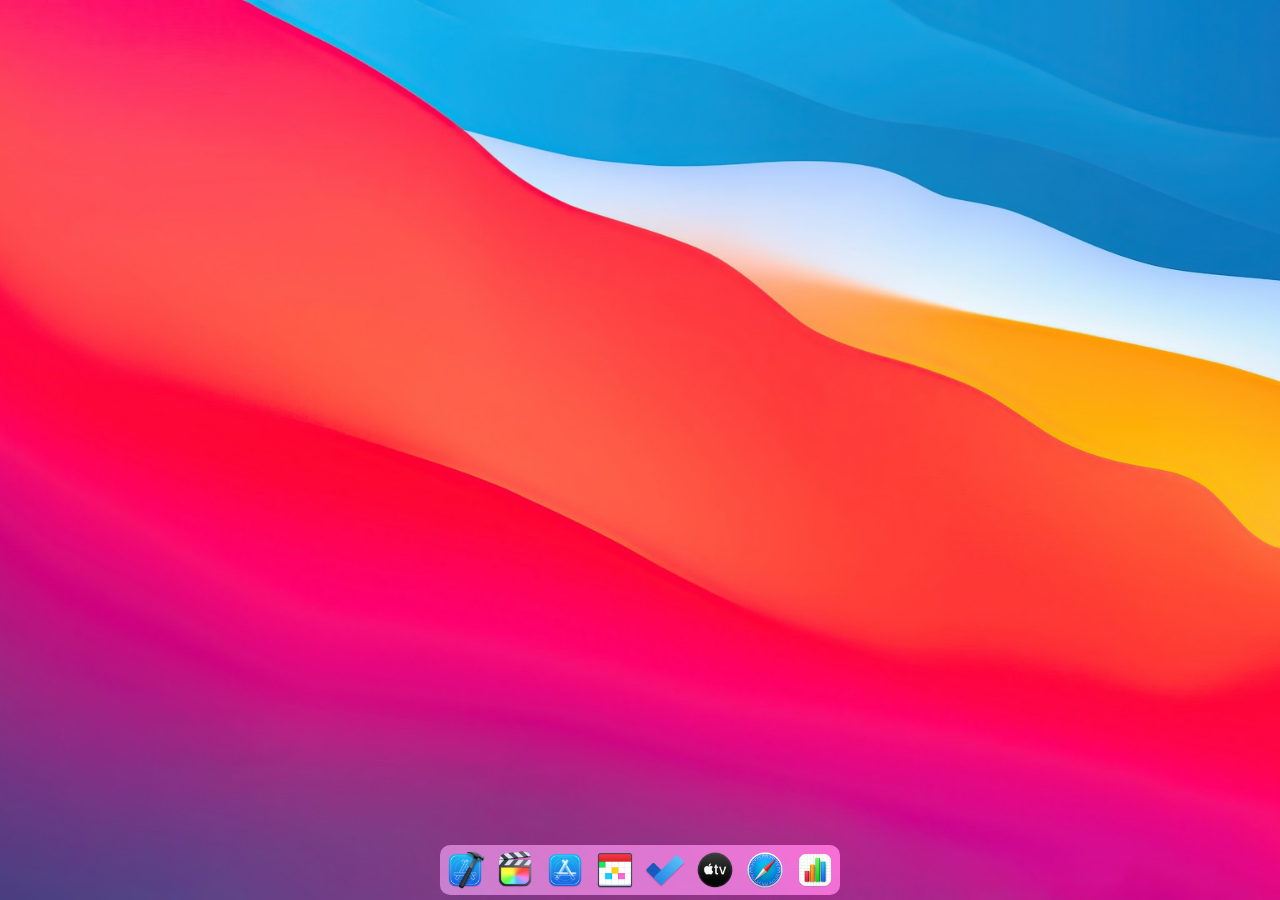
<file: MacosDock/index.html>
<!DOCTYPE html>
<html>
    <head>
        <title>MacOS Dock</title>
        <link rel="stylesheet" href="./dock.css">
        <style>
            *{margin: 0px;padding: 0px;}
            .bg{
                position: absolute;
                z-index: -1;
                top:0px;
                left: 0px;
                height: 100vh;
                width: 100vw;
                background-position: center;
                background-repeat: no-repeat;
                background-size: cover;
                background-image: url("./pic/bg.jpg");
            }
            #dock2{bottom:200px;}
        </style>
    </head>
    <body>
        <div class="bg"></div>
        <div class="dock" id="dock">
        </div>
    </body>
    <script src="./dock.js"></script>
    <script type="text/javascript">
    const dockdom = document.getElementById("dock");
    const dockdom2 = document.getElementById("dock2");
    const items=[
        {
            icon:"./pic/xcode_icon.png",
            title:"Xcode"
        },
        {
            icon:"./pic/final-cut-pro_icon.png",
            title:"Final Cut Pro"
        },
        {
            icon:"./pic/apple-developer_icon.png",
            title:"Apple Developer"
        },
        {
            icon:"./pic/fantastical-calendar-tasks_icon.png",
            title:"Fantastical"
        },
        {
            icon:"./pic/microsoft-to-do_icon.png",
            title:"Microsoft To Do"
        },
        {
            icon:"./pic/tv_icon.png",
            title:"TV"
        },
        {
            icon:"./pic/safari_icon.png",
            title:"Safari"
        },
        {
            icon:"./pic/numbers_icon.png",
            title:"Numbers"
        }
    ]
    const option = {
        icon_size:50,
        scale:1.6
    }
    const macdock = new MacDock(dockdom,items,option)
    </script>
</html>
</file>
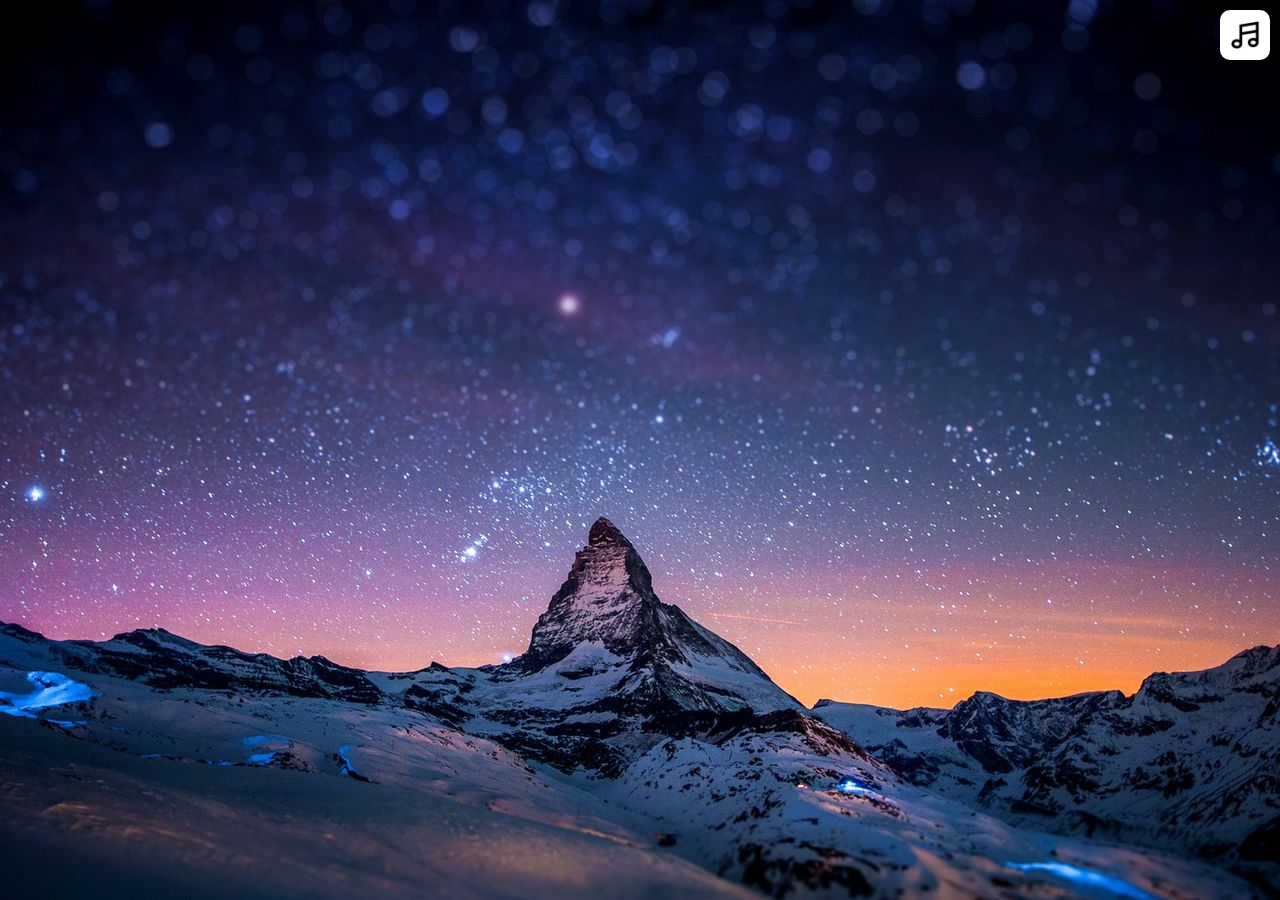
<file: SimpleMusicPlayer/index.html>
<!Doctype html>
<html>
	<head>
		<meta charset="utf-8">
		<title>MUSIC</title>
		<style type="text/css">
			*{margin:0px;padding:0px;}
			#bg{position: absolute;top: 0px;left: 0px;background: url(./assets/bg.jpg);background-size: cover;background-position:center;height: 100%;width: 100%;overflow: hidden;z-index:-1;}
			#music_icon{position: fixed;top: 10px;right: 10px;background: url(./assets/music_icon.png);background-size: 30px;height: 50px;width: 50px;background-color: white;border-radius: 10px;background-position: center;background-repeat: no-repeat;cursor: pointer;}
			#music_board{height:500px;width:400px;background:rgba(255,255,255,.5);margin:10% auto;border-radius:12px;box-shadow:0px 0px 15px #222;backdrop-filter: blur(5px);display:none;}
			#music_gif{height:280px;width:380px;position:relative;top:20px;left:10px;background:url("./assets/music_5.gif");background-size:cover;border-radius: 10px;}
			#music_control{text-align: center;position: relative;top: 50px;color: #333;font-size: 1.5em;font-weight: bold;}
			#control{margin-top:45px;width:100%;height:70px;text-align:center;}
		</style>
	</head>
	<body>
		<audio id="music" src="./assets/romantic_travel.mp3" loop="loop"></audio>
		<div id="bg">
			
		</div>
        <div id="music_icon"></div>
        <div id="music_board">
            <div id="music_gif"></div>
            <div id="music_control">MUSIC BOARD
                <div id="control">
                    <img  id="control_img" height=30 src="./assets/pause_button.png" height="60px">
                </div>
            </div>
        </div>
		<script type="text/javascript">
		var music = document.getElementById("music");//建立audiod对象
		var control_img = document.getElementById("control_img");//建立播放按钮图片对象，为了更好的操作
		var music_board = document.getElementById("music_board");//建立music面板的对象，为了更好的操作
		var lock = false;//设置一个布尔变量，用于判断音乐的播放与暂停
        


        function music_control(){
            //音乐开始与暂停
            if( lock == false){
				music.play();
				control_img.setAttribute("src", "./assets/pause_button.png");
				lock = true;
			}
			else{
				music.pause();
				control_img.setAttribute("src", "./assets/play_button.png");
				lock = false;
			}
        }
        control_img.onclick = music_control;
        document.getElementById("music_icon").onclick = function(){
            //music面板的显现与展示
            if( music_board.style.display == "none"){
                music_board.style.display = "block";
				lock = false;
				music_control();
			}
			else{
				music_board.style.display ="none";
				lock = true;
				music_control();
			}
        }
		</script>
	</body>
</html>
</file>
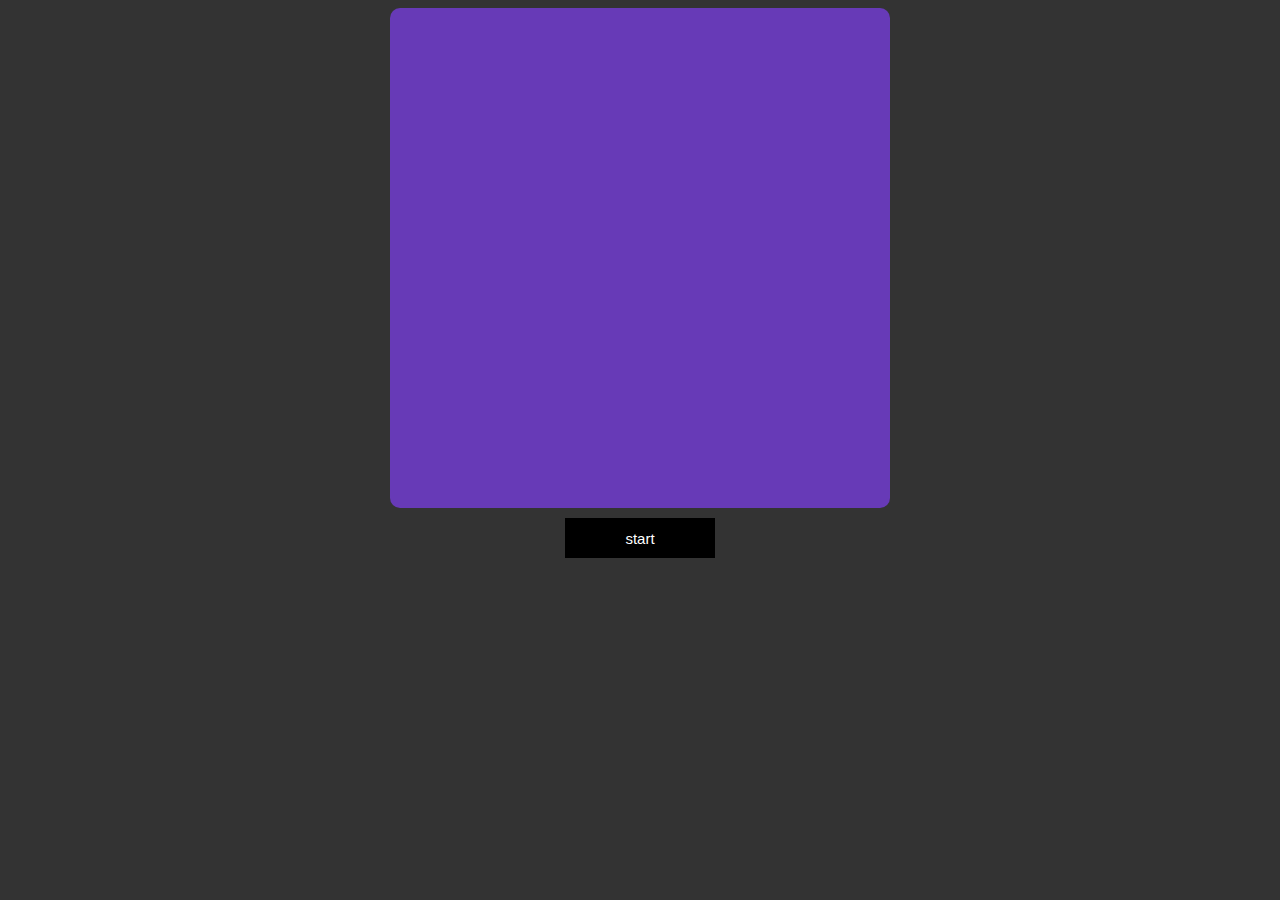
<file: snake/index.html>
<!DOCTYPE html>
<html>
<head>
	<title>snake</title>
 
	<style type="text/css">

    body{
        background:#333;
    }
	#canvas_frame{
        height: 500px;
        width: 500px;
        margin: auto;
        overflow: hidden;
        border-radius: 10px;
        margin-bottom: 10px;
	}
	canvas{
		background:#673ab7;
	}
	#start_button{
		height:40px;
		width:150px;
		border:0px;
		background:#000;
		color:white;
		line-height:40px;
		font-size:15px;
	}
	</style>
</head>
<body>
	<div id="canvas_frame">
		<canvas id="mycanvas" width="500" height="500"></canvas>
	</div>
	<section style="height:40px;width:100%;text-align:center;">
		<button id="start_button" onclick = "moveSnake();">start</button>
	</section>
 
	<script type="text/javascript">
	var canvas = document.getElementById('mycanvas');
	var ctx = canvas.getContext('2d');
	/*
	//画格子
	 ctx.strokeStyle = 'white';
	for( var i = 1; i <= 30; i++ ){
		ctx.beginPath();
		ctx.moveTo( 15 * i, 0 );
		ctx.lineTo( 15 * i, 450 );
		ctx.closePath();
		ctx.stroke();
	}
	for( var i = 1; i <= 30; i++ ){
		ctx.beginPath();
		ctx.moveTo( 0, 15 * i );
		ctx.lineTo( 450, 15 * i );
		ctx.closePath();
		ctx.stroke();
	}
*/
	//创建游戏对象
	var game = {
		width : 500,
		height : 500,
	};
	//创建一条蛇
	var snake = {
		head : { x : 15 * 3, y : 0 },
		body : [{ x : 15 * 2, y : 0 },{ x : 15 * 1, y : 0 },{ x : 0, y : 0 }],
		length : 4,
		speed : 100,
		direction: "right",
	};
	//创建食物
	var food = {
		x : 300,
		y : 150,
		color : "green",
	};
 
	//描绘蛇
	function drawSnake(){
		ctx.clearRect( 0, 0, game.width, game.height );
		var headImg = new Image();
		var headSrc = "./assets/snake_head_min_" + snake.direction +".png";
		headImg.src= headSrc;
		ctx.drawImage(headImg, snake.head.x, snake.head.y );
		for( var i = 0; i <= snake.body.length - 1; i++){
			var cell = new Image();
			cell.src = "./assets/snake_body_min.png";
			ctx.drawImage(cell, snake.body[i].x, snake.body[i].y );
		}
	}
	//描绘食物
	function drawFood(){
		if(IsEat()){
			food.x = parseInt(Math.random() * 28) * 15;
			food.y = parseInt(Math.random() * 28) * 15;
		}
		var foodImg = new Image();
		foodImg.src="./assets/apple_min.png";
		ctx.drawImage(foodImg, food.x, food.y );
	}
	//移动蛇
	function moveSnake(){
		for( var i = snake.body.length - 1; i > 0 ; i-- ){
				snake.body[i].x = snake.body[i - 1].x;
				snake.body[i].y = snake.body[i - 1].y;
			}
			snake.body[0].x = snake.head.x;
			snake.body[0].y = snake.head.y;
		switch( snake.direction ){
			case "right":{
				snake.head.x = snake.head.x + 15;
				break;
			} 
			case "left":{
				snake.head.x = snake.head.x - 15;
				break;
			}
			case "up":{
				snake.head.y = snake.head.y - 15;
				break;
			}
			case "down":{
				snake.head.y = snake.head.y + 15;
				break;
			}
		}
		drawSnake();
		drawFood();
		IsGameover();
		setTimeout( 'moveSnake()', snake.speed );
	}
	//判断游戏结束
	function IsGameover(){
		if(snake.head.x >= game.width && snake.direction == 'right'){
			alert("GameOver!");
		}
		if(snake.head.x <= -15 && snake.direction == 'left'){
			alert("GameOver!");
		}
		if(snake.head.y >= game.height  && snake.direction == 'down'){
			alert("GameOver!");
		}
		if(snake.head.y <= -15 && snake.direction == 'up'){
			alert("GameOver!");
		}
		for( var i = 0; i < snake.body.length; i++ ){
			if( snake.head.x == snake.body[i].x && snake.head.y == snake.body[i].y){
				alert("GameOver!");
			}
		}
	}
	//监听键盘输入
	document.onkeydown = function(e){
		var code = e.keyCode;
		switch(code){
			case 38:{
				if( snake.direction != 'down'){
					snake.direction='up';
				}
				break;
			}
			case 39:{
				if( snake.direction != 'left'){
					snake.direction='right';
				}
				break;
		}
			case 40:{
				if( snake.direction != 'up'){
					snake.direction='down';
				}
				break;
			}
			case 37:{
				if( snake.direction != 'right'){
					snake.direction='left';
				}
				break;
			}
			default:break;
		}
	}
//判断是否吃了食物
	function IsEat(){
		if( snake.head.x == food.x && snake.head.y == food.y){
			snake.body[snake.body.length] = { x : 0, y : 0};
			return 1;
		}
		return 0;
	}
	</script>
</body>
</html>
</file>
<file: MacosDock/dock.css>
.dock{
	position: absolute;
    bottom: 5px;
    left:50%;
    height: 100px;
    width: auto;
    background-color: rgba(255,255,255,0.4);
    line-height: 60px;
    border-radius: 10px;
    padding: 0px;
    -webkit-backdrop-filter: saturate(180%) blur(20px);
    backdrop-filter: saturate(180%) blur(20px);
    overflow: hidden;
    transition: none;
}
.dock:hover{
    overflow: visible;
}
.dock .cover{
    height: 100%;
    width: 100%;
    position: relative;
    z-index: 1;
}
.dock .item{
    position: absolute;
	list-style: none;
    float: left;
    height: 30px;
    width: 30px;
	background-size: calc(100% - 10px);
    background-repeat: no-repeat;
    background-position: center;
    pointer-events: auto;
}
.dock .item .title{
    position: absolute;
    height: 24px;
    width: max-content;
    padding: 0px 10px;
    line-height: 24px;
    font-size: 12px;
    
    left: 50%;
    margin-left: -10px;
    background-color: rgba(255,255,255,0.4);
    -webkit-backdrop-filter: saturate(180%) blur(20px);
    backdrop-filter: saturate(180%) blur(20px);
    border-radius: 5px;
    opacity: 0;
    top:0px;
}
.dock .item .title::before{
    content: "";
    height: 0;
    width: 0;
    border: 8px solid transparent;
    border-top: 8px solid rgba(255,255,255,0.4);
    position: absolute;
    -webkit-backdrop-filter: saturate(180%) blur(20px);
    backdrop-filter: saturate(180%) blur(20px);
    left: 50%;
    top: 100%;
    margin-left: -8px;
}

.dock .item:hover .title{
   opacity: 1;
   top: -30px;
}
</file>
